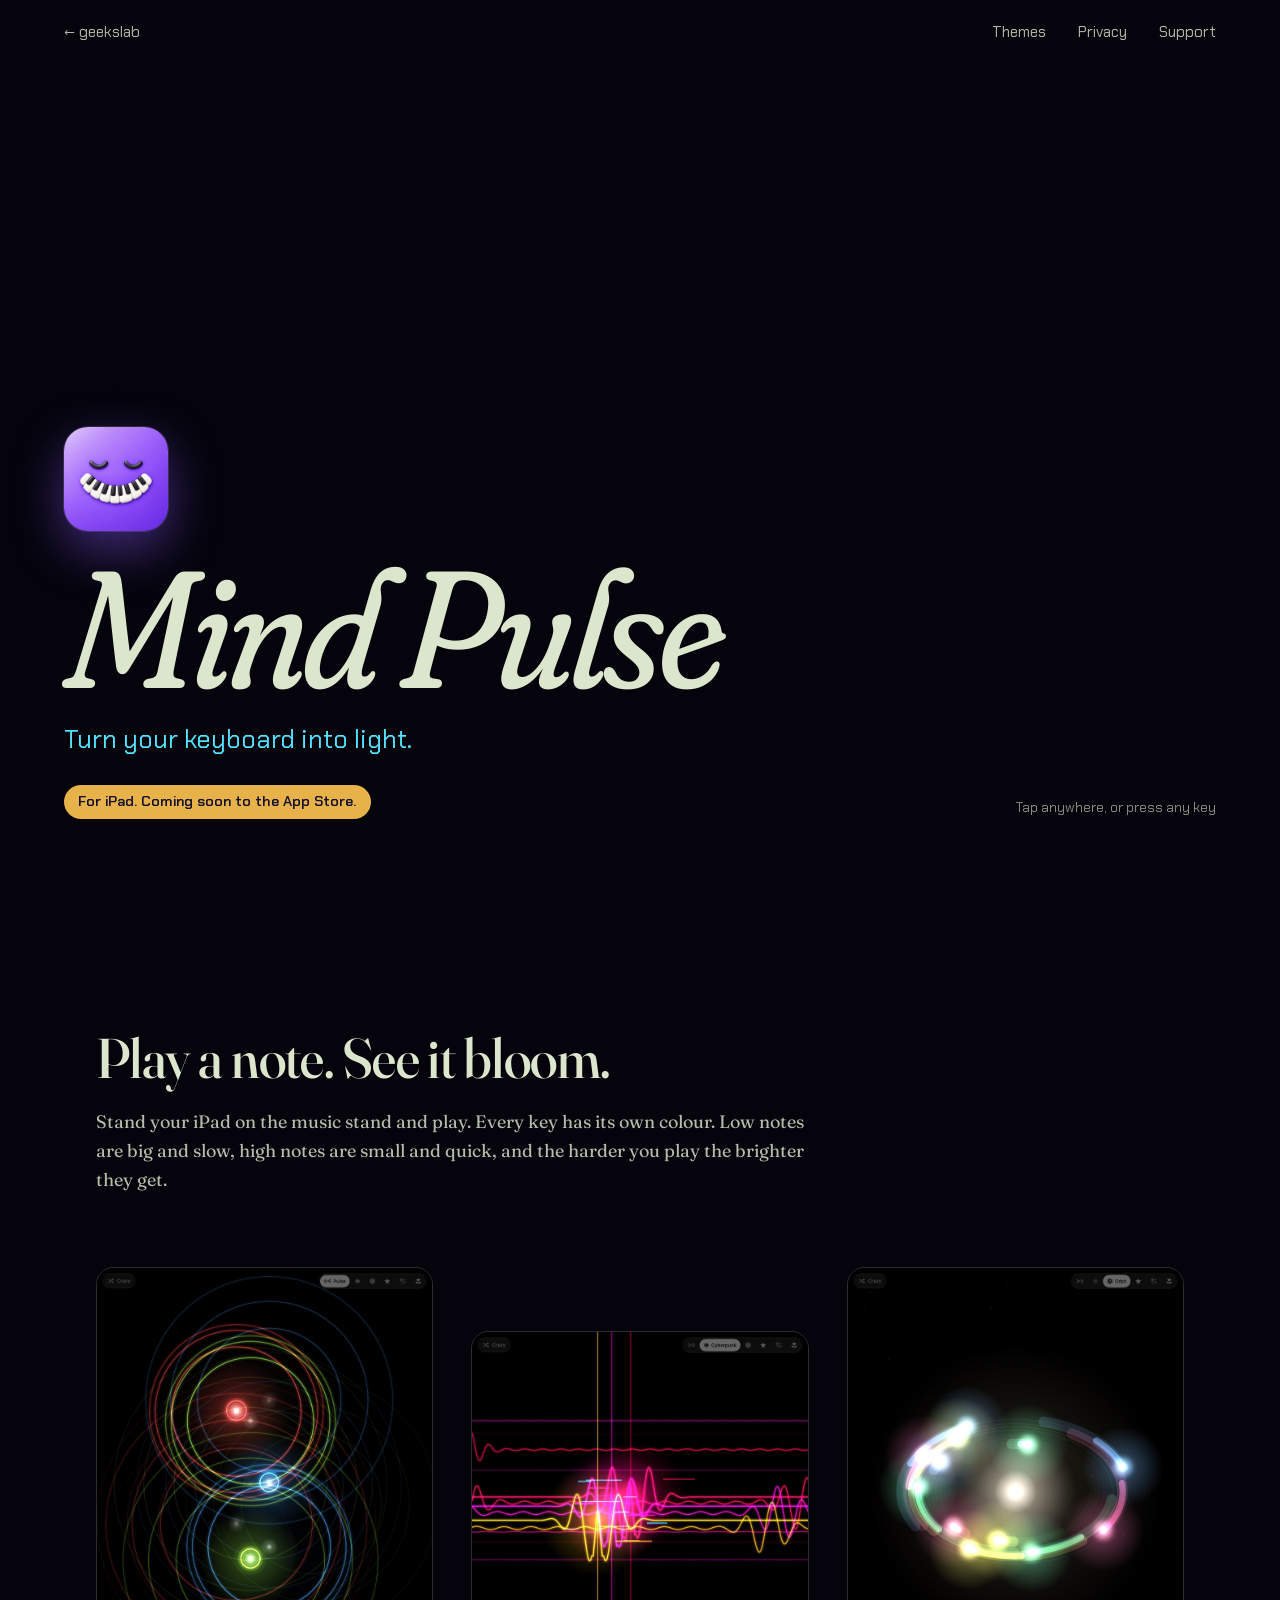
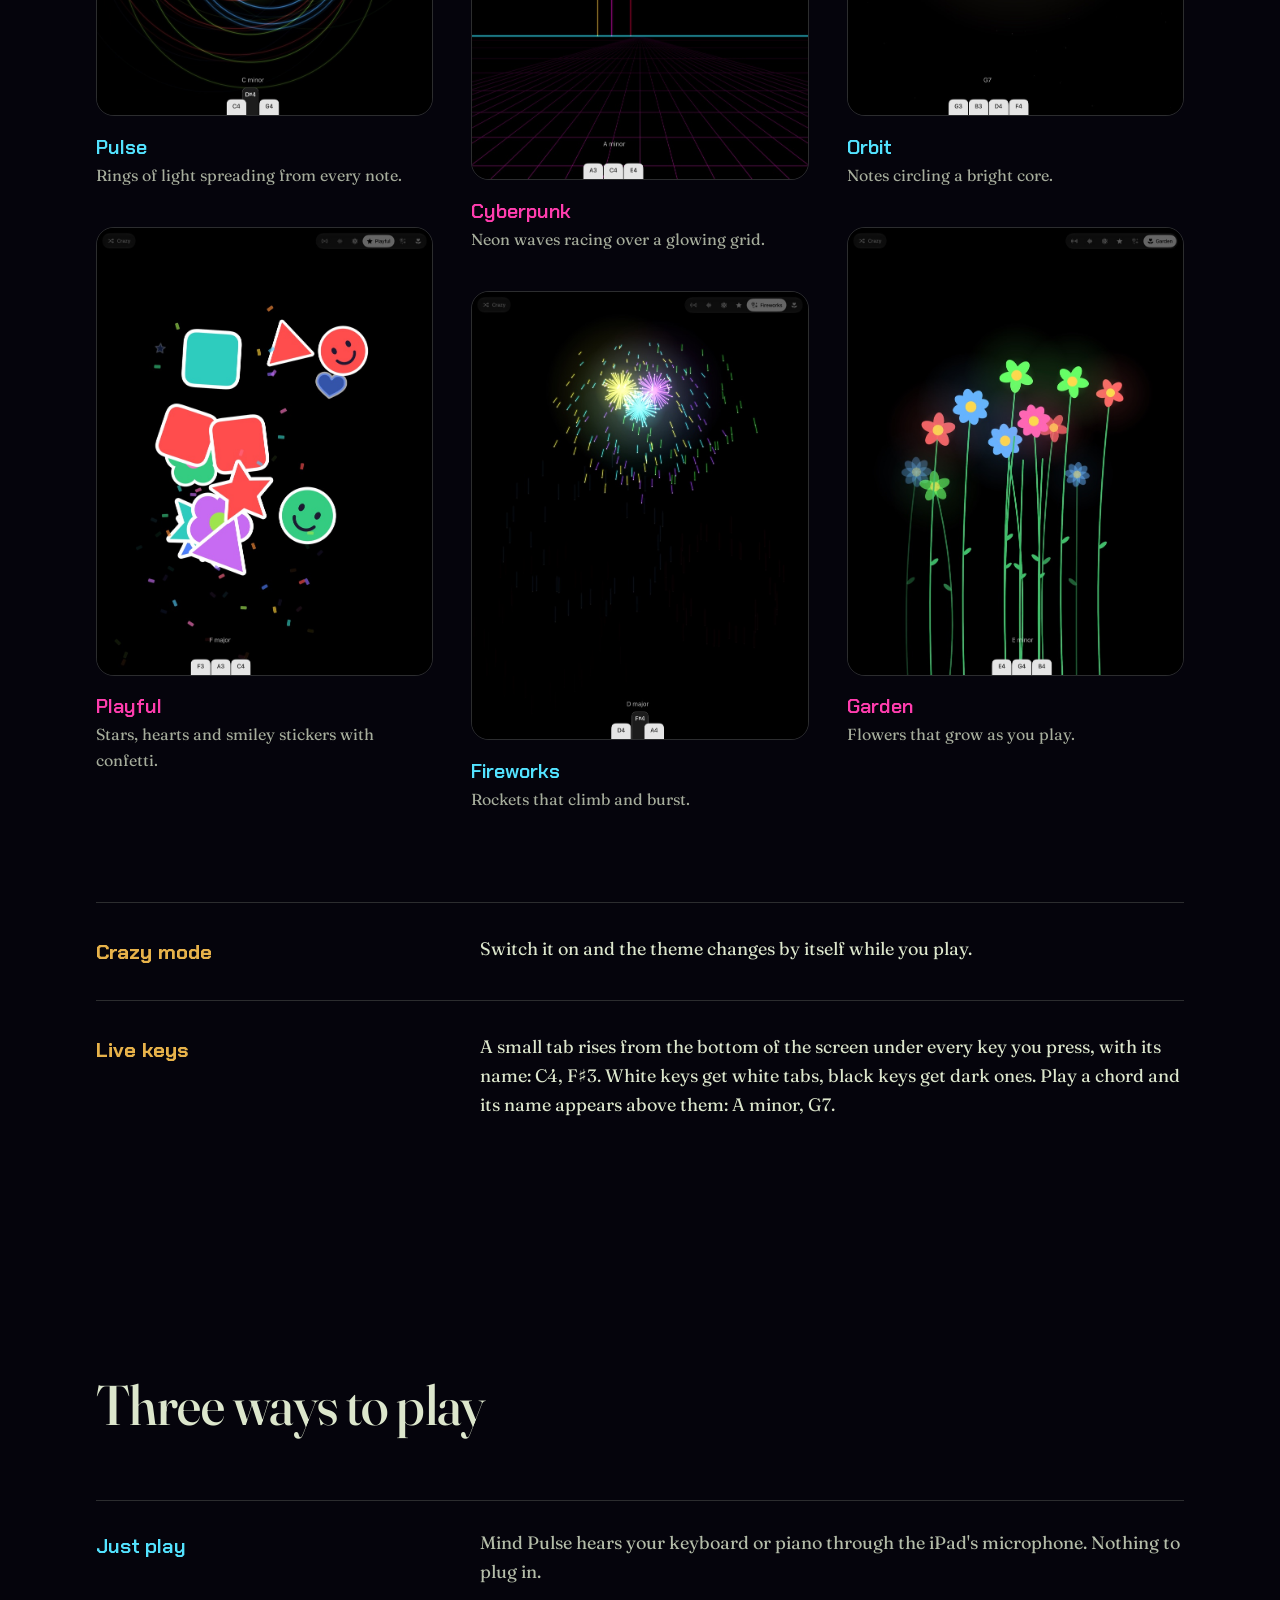
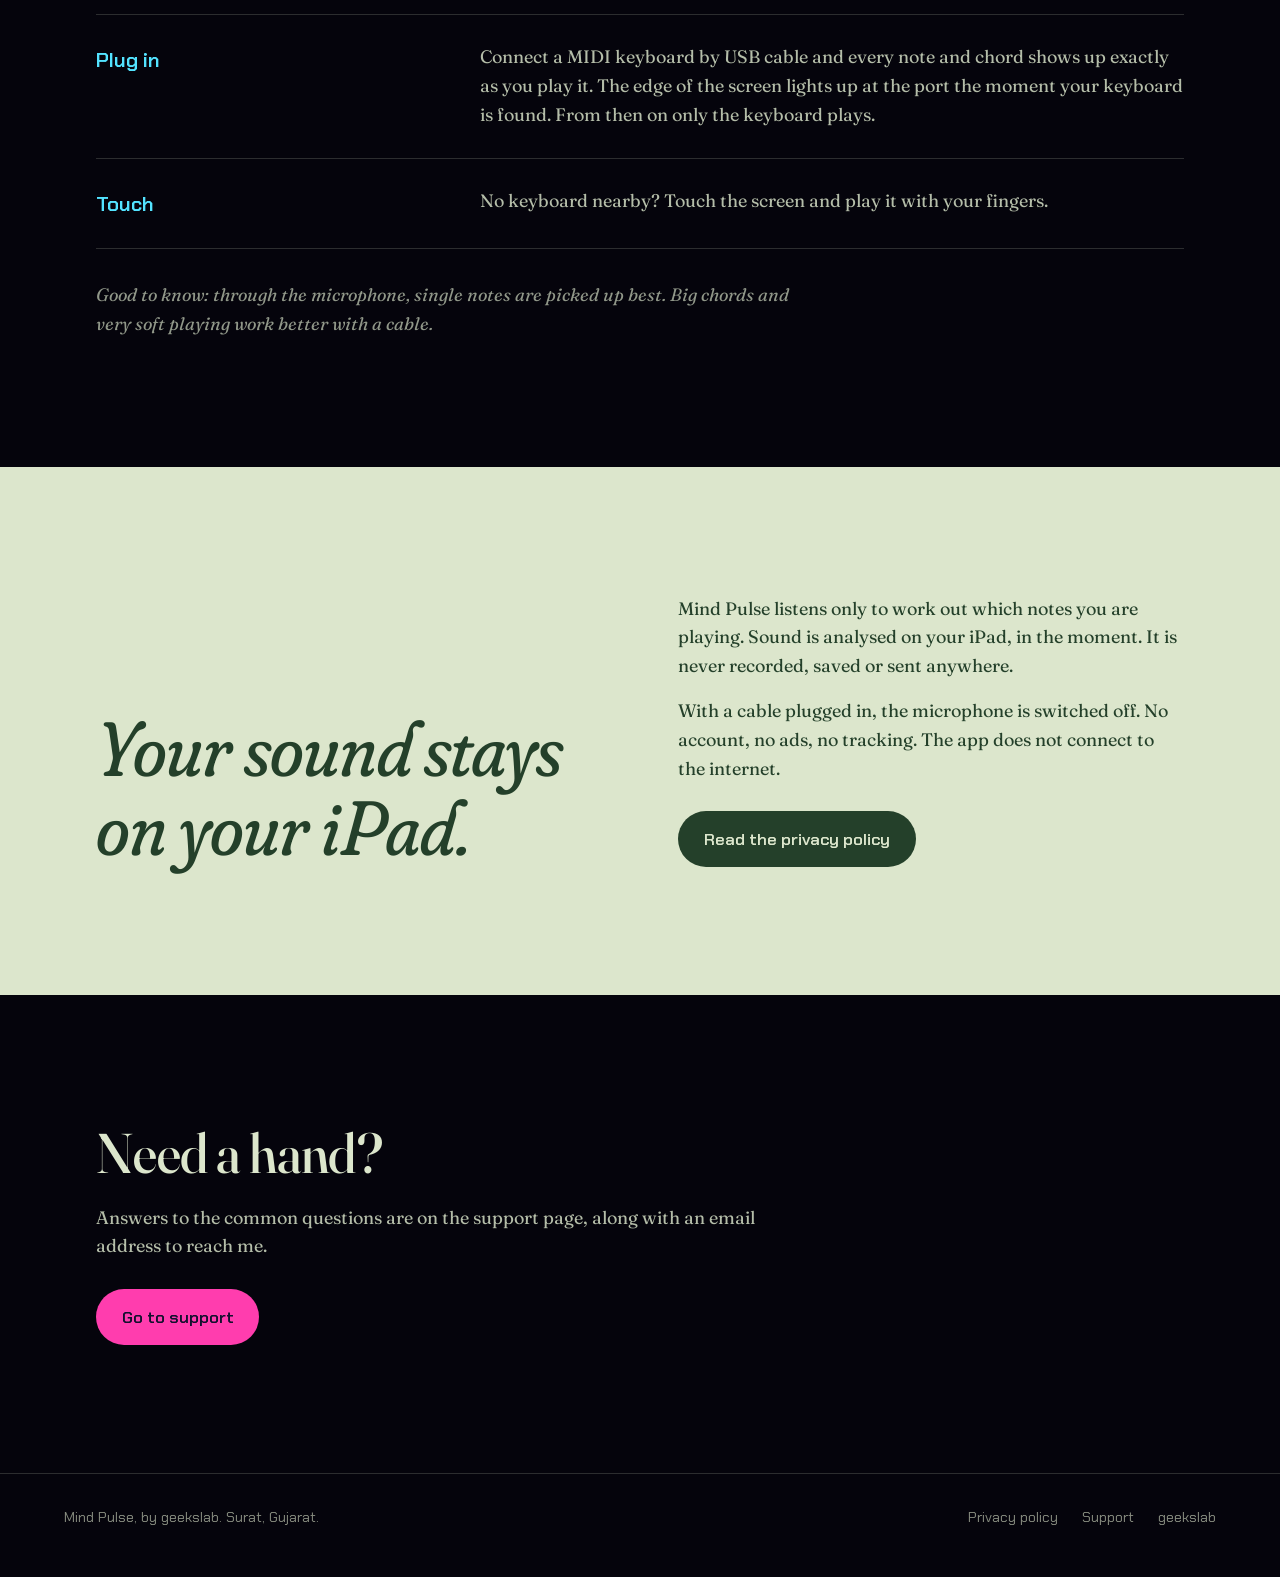
<file: mind-pulse/index.html>
<!doctype html>
<html lang="en">
<head>
<meta charset="utf-8">
<meta name="viewport" content="width=device-width, initial-scale=1">
<title>Mind Pulse: turn your keyboard into light</title>
<meta name="description" content="Mind Pulse is an iPad app that listens to your keyboard, paints every note in light and names each key and chord as you play. Six themes, crazy mode, microphone or MIDI cable.">
<meta property="og:title" content="Mind Pulse">
<meta property="og:description" content="Play a note, see it bloom. An iPad app that turns your keyboard into a light show.">
<meta property="og:image" content="https://geekslab.co.in/mind-pulse/shots/cyberpunk.jpg">
<meta name="theme-color" content="#05040C">
<link rel="icon" href="../assets/mind-pulse.png">
<link rel="preconnect" href="https://fonts.googleapis.com">
<link rel="preconnect" href="https://fonts.gstatic.com" crossorigin>
<link href="https://fonts.googleapis.com/css2?family=Fraunces:opsz,wght,SOFT@9..144,300..800,100&family=Chakra+Petch:wght@400;600;700&display=swap" rel="stylesheet">
<link rel="stylesheet" href="style.css">
</head>
<body>

<header class="hero" id="hero">
  <canvas id="stage" aria-hidden="true"></canvas>
  <div class="bar">
    <a href="../">&larr; geekslab</a>
    <nav aria-label="On this page">
      <a href="#themes">Themes</a>
      <a href="privacy/">Privacy</a>
      <a href="support/">Support</a>
    </nav>
  </div>
  <div class="intro">
    <img class="icon" src="../assets/mind-pulse.png" alt="" width="256" height="256">
    <h1>Mind Pulse</h1>
    <p class="sub">Turn your keyboard into light.</p>
    <span class="pill">For iPad. Coming soon to the App Store.</span>
  </div>
  <p class="hint">Tap anywhere, or press any key</p>
</header>

<main>
  <section class="themes" id="themes">
    <div class="wrap">
      <h2>Play a note. See it bloom.</h2>
      <p class="lede">Stand your iPad on the music stand and play. Every key has its own colour. Low notes are big and slow, high notes are small and quick, and the harder you play the brighter they get.</p>
      <div class="grid">
        <figure><img src="shots/pulse.jpg" alt="Coloured rings spreading across a black screen, with tabs naming the keys C4, D sharp 4 and G4 and the chord C minor" loading="lazy" width="825" height="1100"><figcaption><h3>Pulse</h3><p>Rings of light spreading from every note.</p></figcaption></figure>
        <figure><img src="shots/cyberpunk.jpg" alt="Neon wave lines over a glowing pink grid, with tabs naming the keys of an A minor chord" loading="lazy" width="825" height="1100"><figcaption><h3>Cyberpunk</h3><p>Neon waves racing over a glowing grid.</p></figcaption></figure>
        <figure><img src="shots/orbit.jpg" alt="Glowing dots circling a bright centre, with tabs naming the keys of a G7 chord" loading="lazy" width="825" height="1100"><figcaption><h3>Orbit</h3><p>Notes circling a bright core.</p></figcaption></figure>
        <figure><img src="shots/playful.jpg" alt="Bright stars, hearts and smiley stickers with confetti, with tabs naming the keys of an F major chord" loading="lazy" width="825" height="1100"><figcaption><h3>Playful</h3><p>Stars, hearts and smiley stickers with confetti.</p></figcaption></figure>
        <figure><img src="shots/fireworks.jpg" alt="Fireworks bursting in a night sky, with tabs naming the keys of a D major chord" loading="lazy" width="825" height="1100"><figcaption><h3>Fireworks</h3><p>Rockets that climb and burst.</p></figcaption></figure>
        <figure><img src="shots/garden.jpg" alt="A row of glowing flowers on tall stems, with tabs naming the keys of an E minor chord" loading="lazy" width="825" height="1100"><figcaption><h3>Garden</h3><p>Flowers that grow as you play.</p></figcaption></figure>
      </div>
      <div class="crazy">
        <h3>Crazy mode</h3>
        <p>Switch it on and the theme changes by itself while you play.</p>
      </div>
      <div class="crazy keys">
        <h3>Live keys</h3>
        <p>A small tab rises from the bottom of the screen under every key you press, with its name: C4, F♯3. White keys get white tabs, black keys get dark ones. Play a chord and its name appears above them: A minor, G7.</p>
      </div>
    </div>
  </section>

  <section class="ways">
    <div class="wrap">
      <h2>Three ways to play</h2>
      <div class="rows">
        <div class="row"><h3>Just play</h3><p>Mind Pulse hears your keyboard or piano through the iPad's microphone. Nothing to plug in.</p></div>
        <div class="row"><h3>Plug in</h3><p>Connect a MIDI keyboard by USB cable and every note and chord shows up exactly as you play it. The edge of the screen lights up at the port the moment your keyboard is found. From then on only the keyboard plays.</p></div>
        <div class="row"><h3>Touch</h3><p>No keyboard nearby? Touch the screen and play it with your fingers.</p></div>
      </div>
      <p class="note">Good to know: through the microphone, single notes are picked up best. Big chords and very soft playing work better with a cable.</p>
    </div>
  </section>

  <section class="private">
    <div class="wrap grid">
      <p class="big">Your sound stays on your iPad.</p>
      <div>
        <p>Mind Pulse listens only to work out which notes you are playing. Sound is analysed on your iPad, in the moment. It is never recorded, saved or sent anywhere.</p>
        <p>With a cable plugged in, the microphone is switched off. No account, no ads, no tracking. The app does not connect to the internet.</p>
        <a class="btn moss" href="privacy/">Read the privacy policy</a>
      </div>
    </div>
  </section>

  <section>
    <div class="wrap">
      <h2>Need a hand?</h2>
      <p class="lede">Answers to the common questions are on the support page, along with an email address to reach me.</p>
      <a class="btn neon" href="support/">Go to support</a>
    </div>
  </section>
</main>

<footer>
  <span>Mind Pulse, by geekslab. Surat, Gujarat.</span>
  <nav aria-label="Mind Pulse pages"><a href="privacy/">Privacy policy</a><a href="support/">Support</a><a href="../">geekslab</a></nav>
</footer>

<script>
// The top of the page works like the app's Pulse theme: every tap or key press is a note.
(function(){
  const hero = document.getElementById('hero'), canvas = document.getElementById('stage'), ctx = canvas.getContext('2d');
  const reduce = matchMedia('(prefers-reduced-motion: reduce)').matches;
  const life = 3200;
  let notes = [], width = 0, height = 0, frame = null, lastPlayed = -4000;

  function fit(){
    const ratio = Math.min(devicePixelRatio || 1, 2);
    width = canvas.clientWidth; height = canvas.clientHeight;
    canvas.width = width * ratio; canvas.height = height * ratio;
    ctx.setTransform(ratio, 0, 0, ratio, 0, 0);
  }
  // Left is low, right is high. Twelve colours, one per note, repeating up the keyboard.
  function play(x, y, force){
    notes.push({ x, y, force, hue: Math.floor(x / width * 36) % 12 * 30, born: performance.now() });
    if (notes.length > 40) notes.shift();
    if (!frame) frame = requestAnimationFrame(draw);
  }
  function draw(now){
    ctx.clearRect(0, 0, width, height);
    ctx.globalCompositeOperation = 'lighter';
    notes = notes.filter(n => now - n.born < life);
    for (const n of notes){
      const age = (now - n.born) / 1000;
      const reach = Math.min(width, height) * (0.08 + 0.16 * n.force);
      const glow = reach * (0.6 + age);
      const light = ctx.createRadialGradient(n.x, n.y, 0, n.x, n.y, glow);
      light.addColorStop(0, 'hsla(' + n.hue + ',90%,65%,' + 0.8 * Math.exp(-4 * age) + ')');
      light.addColorStop(1, 'hsla(' + n.hue + ',90%,65%,0)');
      ctx.fillStyle = light;
      ctx.beginPath(); ctx.arc(n.x, n.y, glow, 0, 7); ctx.fill();
      for (let ring = 0; ring < 3; ring++){
        const time = age - ring * 0.16;
        if (time <= 0) continue;
        const fade = Math.pow(Math.max(1 - time / (life / 1000 - ring * 0.16), 0), 2);
        ctx.strokeStyle = 'hsla(' + n.hue + ',90%,65%,' + fade * (0.95 - 0.25 * ring) + ')';
        ctx.lineWidth = 1.5 + 3 * fade * n.force;
        ctx.beginPath(); ctx.arc(n.x, n.y, reach * (1 - Math.exp(-2.4 * time)) * (1 + 0.4 * ring), 0, 7); ctx.stroke();
      }
    }
    frame = notes.length ? requestAnimationFrame(draw) : null;
  }
  function inView(){ return scrollY < height * 0.8; }

  fit();
  addEventListener('resize', fit);
  hero.addEventListener('pointerdown', e => {
    const box = canvas.getBoundingClientRect();
    lastPlayed = performance.now(); hero.classList.add('played');
    play(e.clientX - box.left, e.clientY - box.top, 0.4 + 0.6 * (1 - (e.clientY - box.top) / height));
  });
  addEventListener('keydown', e => {
    if (e.metaKey || e.ctrlKey || e.altKey || e.key.length !== 1 || e.key === ' ' || !inView()) return;
    lastPlayed = performance.now(); hero.classList.add('played');
    play((e.key.toLowerCase().charCodeAt(0) % 36 + 0.5) / 36 * width, height * (0.25 + 0.4 * Math.random()), 0.5 + 0.5 * Math.random());
  });
  // Left alone, it plays itself quietly. Not for people who asked for less motion.
  if (!reduce) setInterval(() => {
    if (document.hidden || !inView() || performance.now() - lastPlayed < 4000) return;
    play(width * (0.1 + 0.8 * Math.random()), height * (0.2 + 0.45 * Math.random()), 0.3 + 0.6 * Math.random());
  }, 1100);
})();
</script>
</body>
</html>
</file>
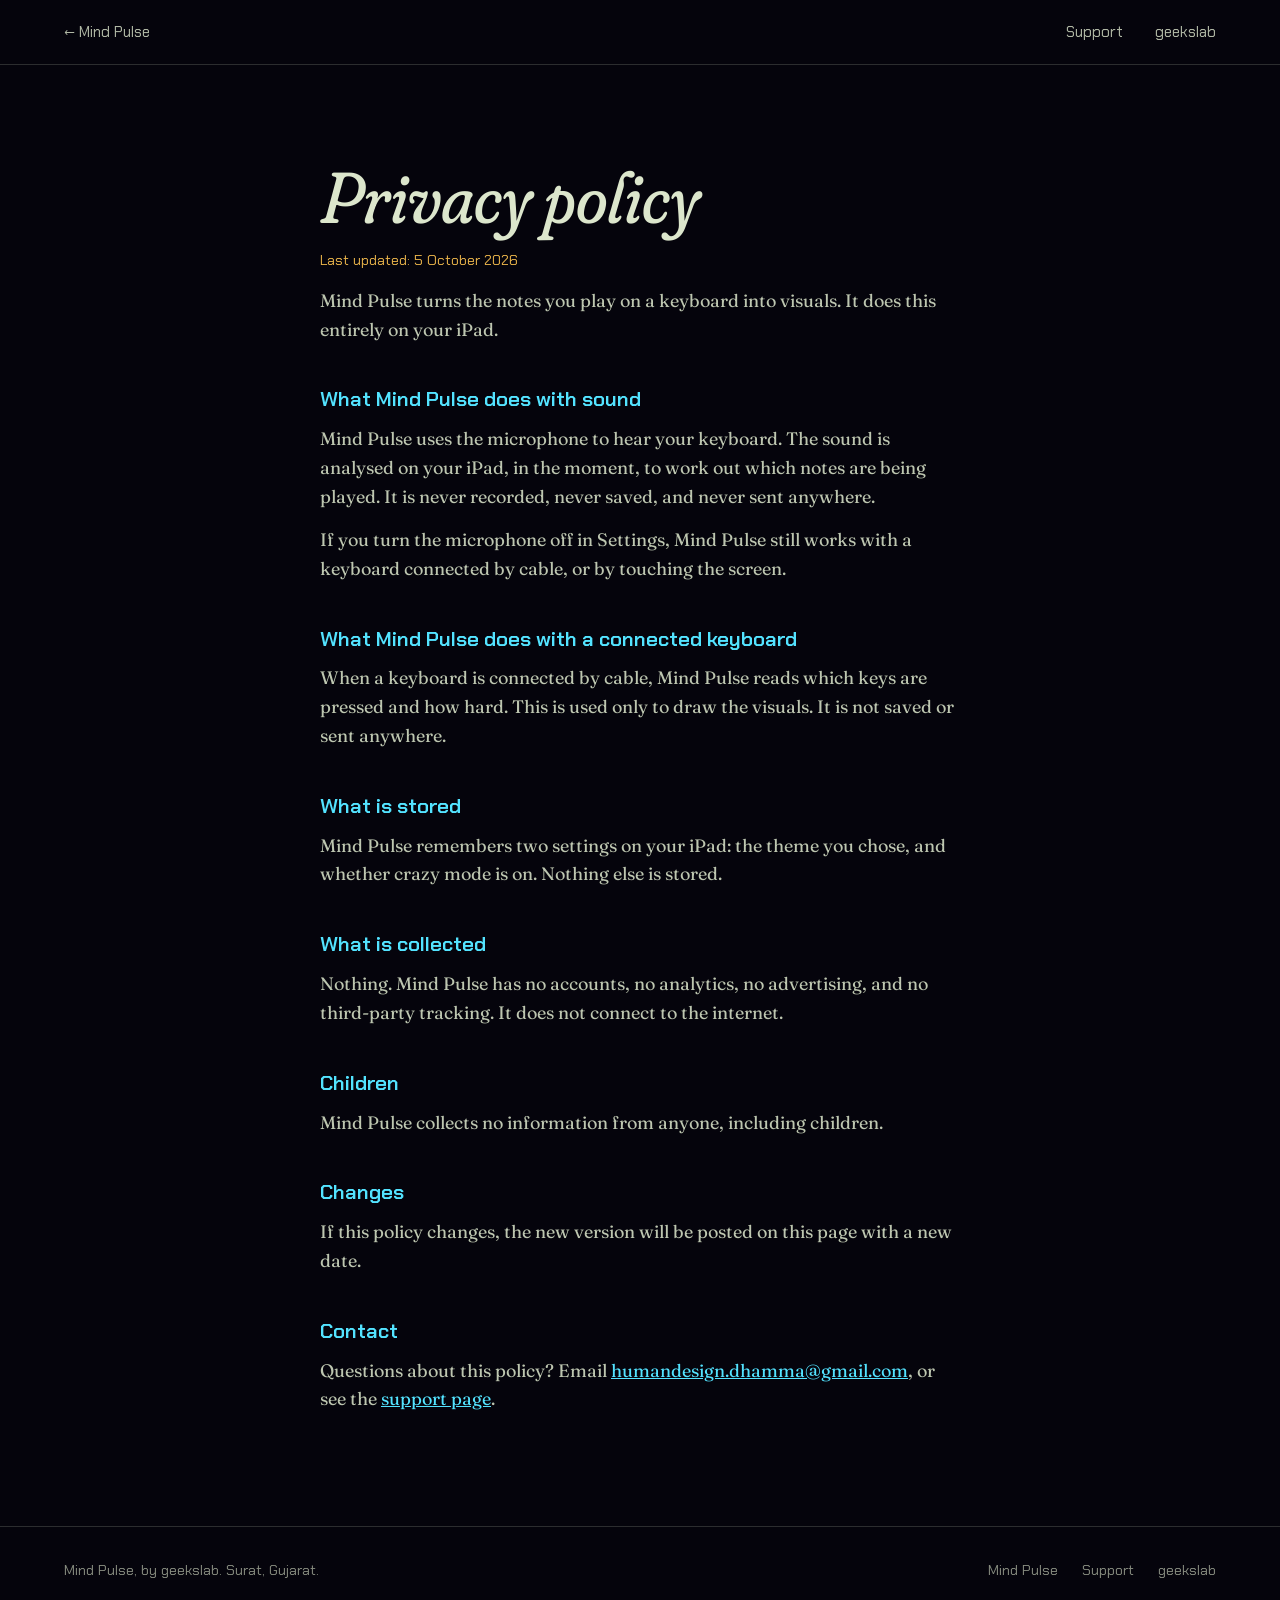
<file: mind-pulse/privacy/index.html>
<!doctype html>
<html lang="en">
<head>
<meta charset="utf-8">
<meta name="viewport" content="width=device-width, initial-scale=1">
<title>Mind Pulse privacy policy</title>
<meta name="description" content="Mind Pulse collects nothing. Sound is analysed on your iPad and never recorded, saved or sent anywhere.">
<meta name="theme-color" content="#05040C">
<link rel="icon" href="../../assets/mind-pulse.png">
<link rel="preconnect" href="https://fonts.googleapis.com">
<link rel="preconnect" href="https://fonts.gstatic.com" crossorigin>
<link href="https://fonts.googleapis.com/css2?family=Fraunces:opsz,wght,SOFT@9..144,300..800,100&family=Chakra+Petch:wght@400;600;700&display=swap" rel="stylesheet">
<link rel="stylesheet" href="../style.css">
</head>
<body class="doc">
<div class="bar">
  <a href="../">&larr; Mind Pulse</a>
  <nav aria-label="Mind Pulse pages"><a href="../support/">Support</a><a href="../../">geekslab</a></nav>
</div>
<main>
  <h1>Privacy policy</h1>
  <p class="date">Last updated: 5 October 2026</p>

  <p>Mind Pulse turns the notes you play on a keyboard into visuals. It does this entirely on your iPad.</p>

  <h2>What Mind Pulse does with sound</h2>
  <p>Mind Pulse uses the microphone to hear your keyboard. The sound is analysed on your iPad, in the moment, to work out which notes are being played. It is never recorded, never saved, and never sent anywhere.</p>
  <p>If you turn the microphone off in Settings, Mind Pulse still works with a keyboard connected by cable, or by touching the screen.</p>

  <h2>What Mind Pulse does with a connected keyboard</h2>
  <p>When a keyboard is connected by cable, Mind Pulse reads which keys are pressed and how hard. This is used only to draw the visuals. It is not saved or sent anywhere.</p>

  <h2>What is stored</h2>
  <p>Mind Pulse remembers two settings on your iPad: the theme you chose, and whether crazy mode is on. Nothing else is stored.</p>

  <h2>What is collected</h2>
  <p>Nothing. Mind Pulse has no accounts, no analytics, no advertising, and no third-party tracking. It does not connect to the internet.</p>

  <h2>Children</h2>
  <p>Mind Pulse collects no information from anyone, including children.</p>

  <h2>Changes</h2>
  <p>If this policy changes, the new version will be posted on this page with a new date.</p>

  <h2>Contact</h2>
  <p>Questions about this policy? Email <a href="mailto:humandesign.dhamma@gmail.com?subject=Mind%20Pulse%20privacy">humandesign.dhamma@gmail.com</a>, or see the <a href="../support/">support page</a>.</p>
</main>
<footer>
  <span>Mind Pulse, by geekslab. Surat, Gujarat.</span>
  <nav aria-label="Mind Pulse pages"><a href="../">Mind Pulse</a><a href="../support/">Support</a><a href="../../">geekslab</a></nav>
</footer>
</body>
</html>
</file>
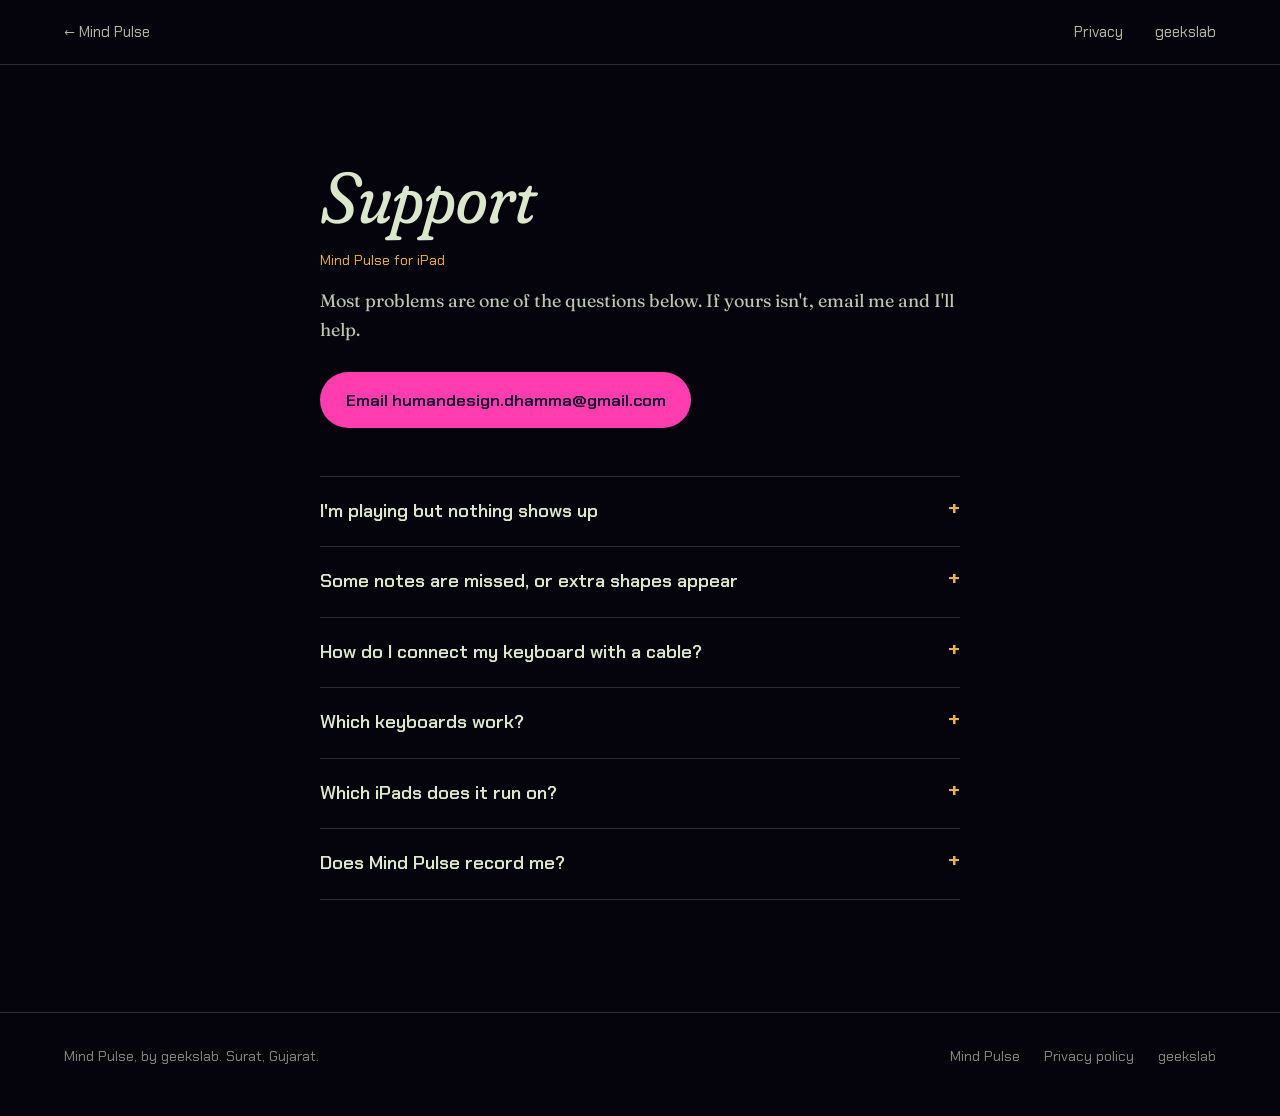
<file: mind-pulse/support/index.html>
<!doctype html>
<html lang="en">
<head>
<meta charset="utf-8">
<meta name="viewport" content="width=device-width, initial-scale=1">
<title>Mind Pulse support</title>
<meta name="description" content="Help with Mind Pulse: getting notes to show up, connecting a keyboard, and how to get in touch.">
<meta name="theme-color" content="#05040C">
<link rel="icon" href="../../assets/mind-pulse.png">
<link rel="preconnect" href="https://fonts.googleapis.com">
<link rel="preconnect" href="https://fonts.gstatic.com" crossorigin>
<link href="https://fonts.googleapis.com/css2?family=Fraunces:opsz,wght,SOFT@9..144,300..800,100&family=Chakra+Petch:wght@400;600;700&display=swap" rel="stylesheet">
<link rel="stylesheet" href="../style.css">
</head>
<body class="doc">
<div class="bar">
  <a href="../">&larr; Mind Pulse</a>
  <nav aria-label="Mind Pulse pages"><a href="../privacy/">Privacy</a><a href="../../">geekslab</a></nav>
</div>
<main>
  <h1>Support</h1>
  <p class="date">Mind Pulse for iPad</p>

  <p>Most problems are one of the questions below. If yours isn't, email me and I'll help.</p>
  <a class="btn neon" href="mailto:humandesign.dhamma@gmail.com?subject=Mind%20Pulse">Email humandesign.dhamma@gmail.com</a>

  <details>
    <summary>I'm playing but nothing shows up</summary>
    <p>First check that Mind Pulse may use the microphone: open Settings on your iPad, find Mind Pulse, and turn Microphone on.</p>
    <p>Then put the iPad close to the keyboard's speakers and turn the keyboard up. Try single notes on a piano sound first.</p>
  </details>
  <details>
    <summary>Some notes are missed, or extra shapes appear</summary>
    <p>Through the microphone, single notes are picked up best. Big chords, very soft playing, and sounds with a lot of vibrato are harder to hear correctly, and voices in the room can show up as notes.</p>
    <p>For exact notes every time, connect the keyboard with a cable.</p>
  </details>
  <details>
    <summary>How do I connect my keyboard with a cable?</summary>
    <p>Use the keyboard's USB port marked "USB to host" (often a square socket), not the flat one meant for flash drives. Run a cable from there to your iPad. The keyboard's name followed by "connected" appears at the bottom of the screen.</p>
  </details>
  <details>
    <summary>Which keyboards work?</summary>
    <p>Through the microphone: any keyboard or piano you can hear. By cable: keyboards that send MIDI over USB, which most modern digital keyboards do.</p>
  </details>
  <details>
    <summary>Which iPads does it run on?</summary>
    <p>iPads running iPadOS 27 or later.</p>
  </details>
  <details>
    <summary>Does Mind Pulse record me?</summary>
    <p>No. Sound is analysed on your iPad and never recorded, saved or sent anywhere. See the <a href="../privacy/">privacy policy</a>.</p>
  </details>
</main>
<footer>
  <span>Mind Pulse, by geekslab. Surat, Gujarat.</span>
  <nav aria-label="Mind Pulse pages"><a href="../">Mind Pulse</a><a href="../privacy/">Privacy policy</a><a href="../../">geekslab</a></nav>
</footer>
</body>
</html>
</file>
<file: mind-pulse/style.css>
/* Mind Pulse pages. Same type and colours as geekslab, on the app's black stage. */
:root{
  --stage:#05040C;
  --ink:#14102E;
  --sage:#DCE6CC;
  --moss:#24402A;
  --neon:#FF3DAE;
  --ice:#53E3FF;
  --gold:#E7B24A;
  --violet:#8A5BFF;
  --line:rgba(220,230,204,.18);
}
*{box-sizing:border-box;margin:0;padding:0}
html{scroll-behavior:smooth}
body{background:var(--stage);color:var(--sage);font-family:"Fraunces",Georgia,serif;font-size:1.125rem;line-height:1.6;-webkit-font-smoothing:antialiased}
a{color:inherit}
:focus-visible{outline:2px solid var(--gold);outline-offset:4px;border-radius:2px}
img{max-width:100%;height:auto;display:block}
.tech{font-family:"Chakra Petch",sans-serif}

/* ---------- top bar ---------- */
.bar{position:absolute;top:0;left:0;right:0;z-index:5;display:flex;justify-content:space-between;align-items:center;gap:1rem;
  padding:1.25rem clamp(1rem,5vw,4rem);font-family:"Chakra Petch",sans-serif;font-size:.95rem}
.bar a{text-decoration:none;opacity:.8}
.bar a:hover{opacity:1;color:var(--ice)}
.bar nav{display:flex;gap:clamp(.9rem,3vw,2rem)}
.doc .bar{position:static;border-bottom:1px solid var(--line)}

/* ---------- hero: a stage you can play ---------- */
.hero{position:relative;min-height:100svh;display:grid;align-items:end;overflow:hidden;cursor:crosshair;touch-action:manipulation}
#stage{position:absolute;inset:0;width:100%;height:100%}
.hero .intro{position:relative;pointer-events:none;padding:0 clamp(1rem,5vw,4rem) clamp(3rem,9vh,6rem)}
.hero .icon{width:clamp(4.5rem,9vw,6.5rem);border-radius:23%;box-shadow:0 0 0 1px rgba(255,255,255,.12),0 18px 50px rgba(138,91,255,.45)}
.hero h1{font-weight:400;font-style:italic;font-variation-settings:"SOFT" 100,"opsz" 144;font-size:clamp(3.6rem,13vw,11rem);line-height:.92;letter-spacing:-.02em;margin-top:1.25rem}
.hero .sub{font-family:"Chakra Petch",sans-serif;font-size:clamp(1.1rem,2.2vw,1.6rem);color:var(--ice);margin-top:1rem}
.pill{display:inline-block;margin-top:1.5rem;font-family:"Chakra Petch",sans-serif;font-size:.9rem;font-weight:600;background:var(--gold);color:var(--ink);padding:.35rem .9rem;border-radius:999px}
.hero .hint{position:absolute;right:clamp(1rem,5vw,4rem);bottom:clamp(3rem,9vh,6rem);font-family:"Chakra Petch",sans-serif;font-size:.85rem;color:rgba(220,230,204,.6);pointer-events:none;transition:opacity .6s}
.hero.played .hint{opacity:0}

/* ---------- sections ---------- */
section{padding:clamp(4rem,10vw,8rem) clamp(1rem,5vw,4rem)}
.wrap{max-width:68rem;margin:0 auto}
h2{font-weight:500;font-size:clamp(2rem,5vw,3.5rem);line-height:1.08;letter-spacing:-.01em;font-variation-settings:"opsz" 144;max-width:18ch}
p{max-width:60ch}
.lede{margin-top:1.25rem;color:rgba(220,230,204,.82)}

/* themes: six screens, the middle column set lower so the rows don't line up */
.themes .grid{display:grid;grid-template-columns:repeat(3,1fr);gap:clamp(1rem,3vw,2.5rem);margin-top:clamp(2.5rem,6vw,4.5rem)}
.themes figure:nth-child(3n+2){transform:translateY(clamp(1.5rem,5vw,4rem))}
.themes img{width:100%;aspect-ratio:3/4;object-fit:cover;border-radius:1.1rem;border:1px solid var(--line)}
.themes figcaption{margin-top:.9rem}
.themes h3{font-family:"Chakra Petch",sans-serif;font-weight:600;font-size:1.25rem;color:var(--ice)}
.themes figure:nth-child(even) h3{color:var(--neon)}
.themes figcaption p{font-size:1rem;color:rgba(220,230,204,.75)}
.crazy{margin-top:clamp(5rem,11vw,8rem);padding-top:2rem;border-top:1px solid var(--line);display:grid;grid-template-columns:minmax(10rem,1fr) 2fr;gap:2rem}
.crazy.keys{margin-top:2rem}
.crazy h3{font-family:"Chakra Petch",sans-serif;font-weight:700;font-size:1.3rem;color:var(--gold)}

/* ways to play */
.rows{margin-top:clamp(2.5rem,5vw,4rem);border-top:1px solid var(--line)}
.row{display:grid;grid-template-columns:minmax(10rem,1fr) 2fr;gap:2rem;padding:1.75rem 0;border-bottom:1px solid var(--line)}
.row h3{font-family:"Chakra Petch",sans-serif;font-weight:600;font-size:1.3rem;color:var(--ice)}
.row p{color:rgba(220,230,204,.82)}
.note{margin-top:2rem;font-style:italic;color:rgba(220,230,204,.65)}

/* private by design: the one light panel */
.private{background:var(--sage);color:var(--moss)}
.private .grid{display:grid;grid-template-columns:1fr 1fr;gap:clamp(2rem,6vw,5rem);align-items:end}
.private .big{font-style:italic;font-weight:400;font-variation-settings:"SOFT" 100,"opsz" 144;font-size:clamp(2.4rem,6.5vw,4.8rem);line-height:1.02;max-width:12ch}
.private p+p{margin-top:1rem}
.btn{display:inline-block;margin-top:1.75rem;text-decoration:none;font-family:"Chakra Petch",sans-serif;font-weight:600;font-size:1.05rem;padding:.9rem 1.6rem;border-radius:999px;transition:transform .15s}
.btn:hover{transform:translateY(-2px)}
.btn.moss{background:var(--moss);color:var(--sage)}
.btn.neon{background:var(--neon);color:var(--ink)}

/* questions */
details{border-bottom:1px solid var(--line);padding:1.25rem 0}
details:first-of-type{border-top:1px solid var(--line);margin-top:clamp(2rem,5vw,3rem)}
summary{cursor:pointer;font-family:"Chakra Petch",sans-serif;font-weight:600;font-size:1.15rem;list-style:none;display:flex;justify-content:space-between;gap:1rem}
summary::-webkit-details-marker{display:none}
summary::after{content:"+";color:var(--gold);font-size:1.4rem;line-height:1}
details[open] summary::after{content:"\2212"}
details p{margin-top:.75rem;color:rgba(220,230,204,.82)}

footer{padding:2rem clamp(1rem,5vw,4rem) 3rem;border-top:1px solid var(--line);font-family:"Chakra Petch",sans-serif;font-size:.9rem;color:rgba(220,230,204,.6);display:flex;justify-content:space-between;flex-wrap:wrap;gap:1rem}
footer nav{display:flex;gap:1.5rem;flex-wrap:wrap}
footer a{text-decoration:none}
footer a:hover{color:var(--ice)}

/* ---------- document pages: privacy, support ---------- */
.doc main{max-width:44rem;margin:0 auto;padding:clamp(3rem,8vw,6rem) clamp(1rem,5vw,2rem) clamp(4rem,10vw,7rem)}
.doc h1{font-weight:400;font-style:italic;font-variation-settings:"SOFT" 100,"opsz" 144;font-size:clamp(2.6rem,8vw,4.5rem);line-height:1}
.doc .date{font-family:"Chakra Petch",sans-serif;font-size:.9rem;color:var(--gold);margin-top:1rem}
.doc h2{font-family:"Chakra Petch",sans-serif;font-weight:600;font-size:1.3rem;letter-spacing:0;color:var(--ice);max-width:none;margin-top:2.75rem}
.doc main p{margin-top:.9rem;color:rgba(220,230,204,.86)}
.doc main a{color:var(--ice)}
.doc main .btn{color:var(--ink)}

@media (max-width:760px){
  .themes .grid{grid-template-columns:1fr 1fr}
  .themes figure:nth-child(3n+2){transform:none}
  .themes figure:nth-child(even){transform:translateY(2rem)}
  .row,.crazy,.private .grid{grid-template-columns:1fr;gap:.5rem}
  .hero .hint{display:none}
}
@media (prefers-reduced-motion:reduce){html{scroll-behavior:auto}.btn,.hero .hint{transition:none}}
</file>
